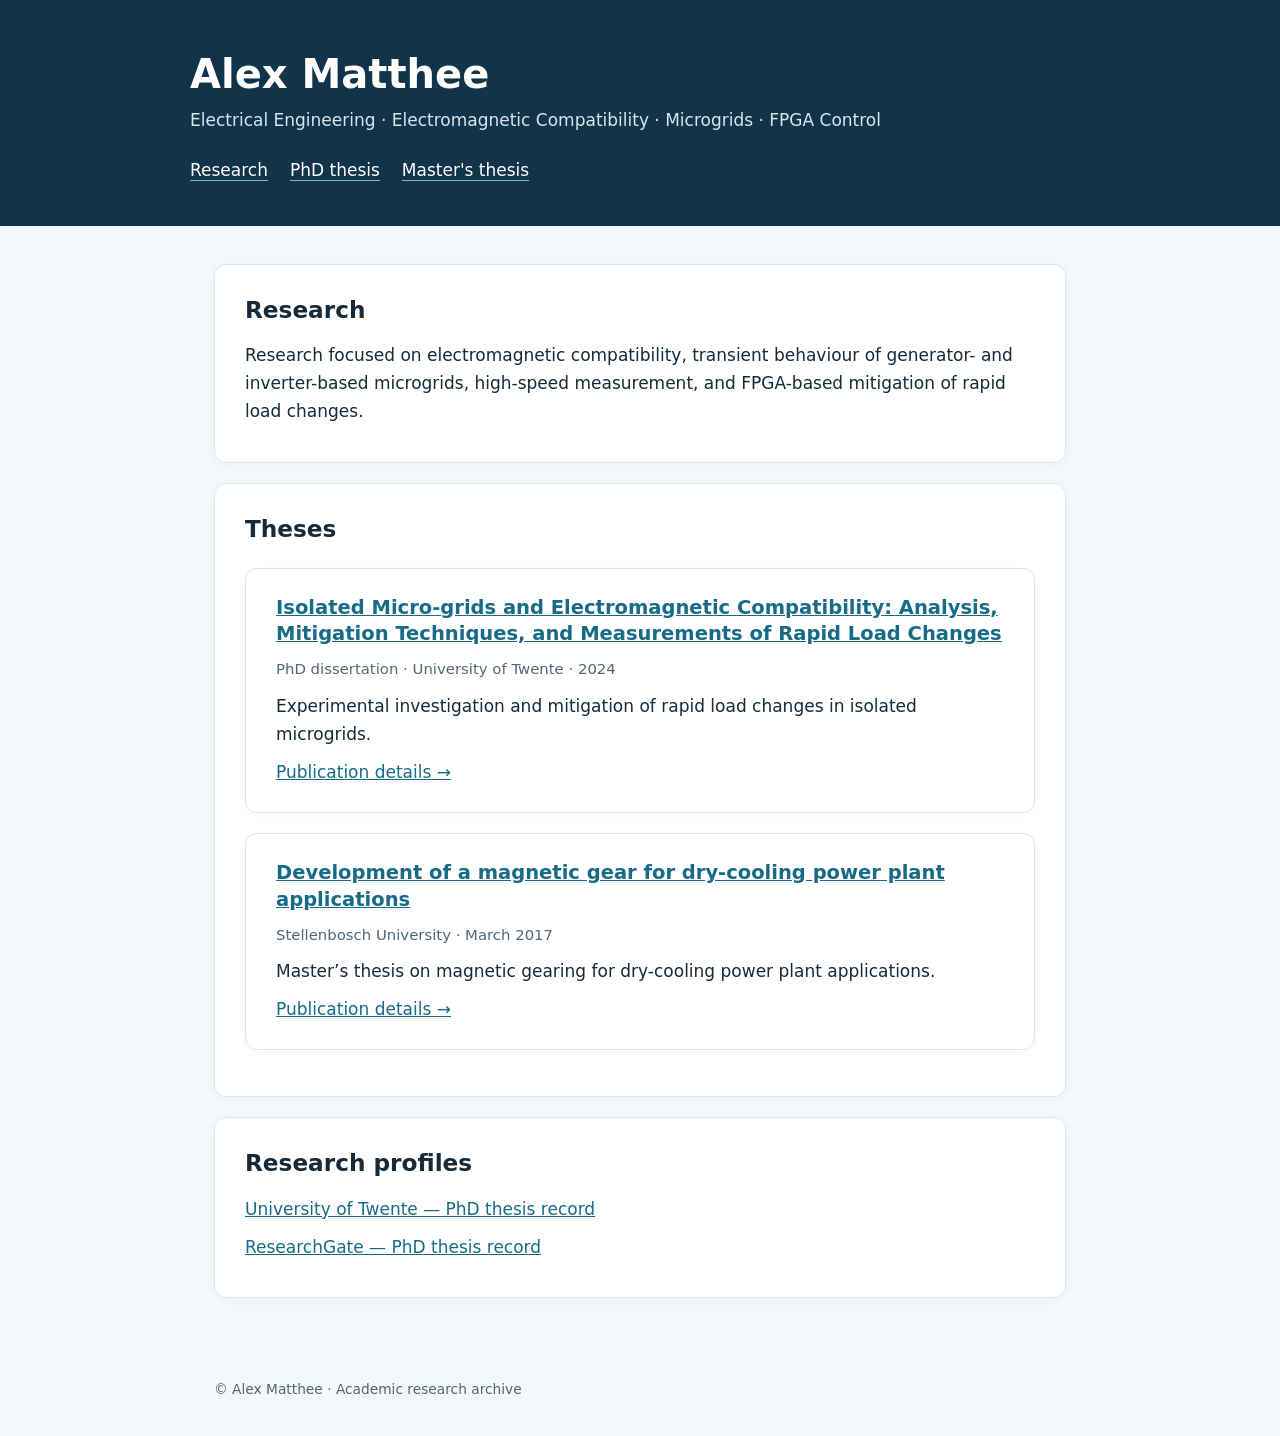
<file: index.html>
<!doctype html>
<html lang="en"><head><meta charset="utf-8"><meta name="viewport" content="width=device-width,initial-scale=1"><title>Research | Alex Matthee</title><meta name="description" content="Academic research and theses by Alex Matthee in electromagnetic compatibility, microgrids and power electronics."><link rel="stylesheet" href="assets/style.css"></head>
<body><header><div class="wrap"><h1>Alex Matthee</h1><p>Electrical Engineering · Electromagnetic Compatibility · Microgrids · FPGA Control</p><nav><a href="index.html">Research</a><a href="theses/phd.html">PhD thesis</a><a href="theses/masters.html">Master's thesis</a></nav></div></header><main>
<section><h2>Research</h2><p>Research focused on electromagnetic compatibility, transient behaviour of generator- and inverter-based microgrids, high-speed measurement, and FPGA-based mitigation of rapid load changes.</p></section>
<section><h2>Theses</h2><article class="paper"><h3><a href="theses/phd.html">Isolated Micro-grids and Electromagnetic Compatibility: Analysis, Mitigation Techniques, and Measurements of Rapid Load Changes</a></h3><p class="meta">PhD dissertation · University of Twente · 2024</p><p>Experimental investigation and mitigation of rapid load changes in isolated microgrids.</p><a href="theses/phd.html">Publication details →</a></article><article class="paper"><h3><a href="theses/masters.html">Development of a magnetic gear for dry-cooling power plant applications</a></h3><p class="meta">Stellenbosch University · March 2017</p><p>Master’s thesis on magnetic gearing for dry-cooling power plant applications.</p><a href="theses/masters.html">Publication details →</a></article></section>
<section><h2>Research profiles</h2><p><a href="https://research.utwente.nl/en/publications/isolated-micro-grids-and-electromagnetic-compatibility-analysis-m/">University of Twente — PhD thesis record</a></p><p><a href="https://www.researchgate.net/publication/413673684_Isolated_micro-grids_and_electromagnetic_compatibility_Analysis_mitigation_techniques_and_measurements_of_rapid_load_changes">ResearchGate — PhD thesis record</a></p></section>
</main><footer>© Alex Matthee · Academic research archive</footer></body></html>
</file>
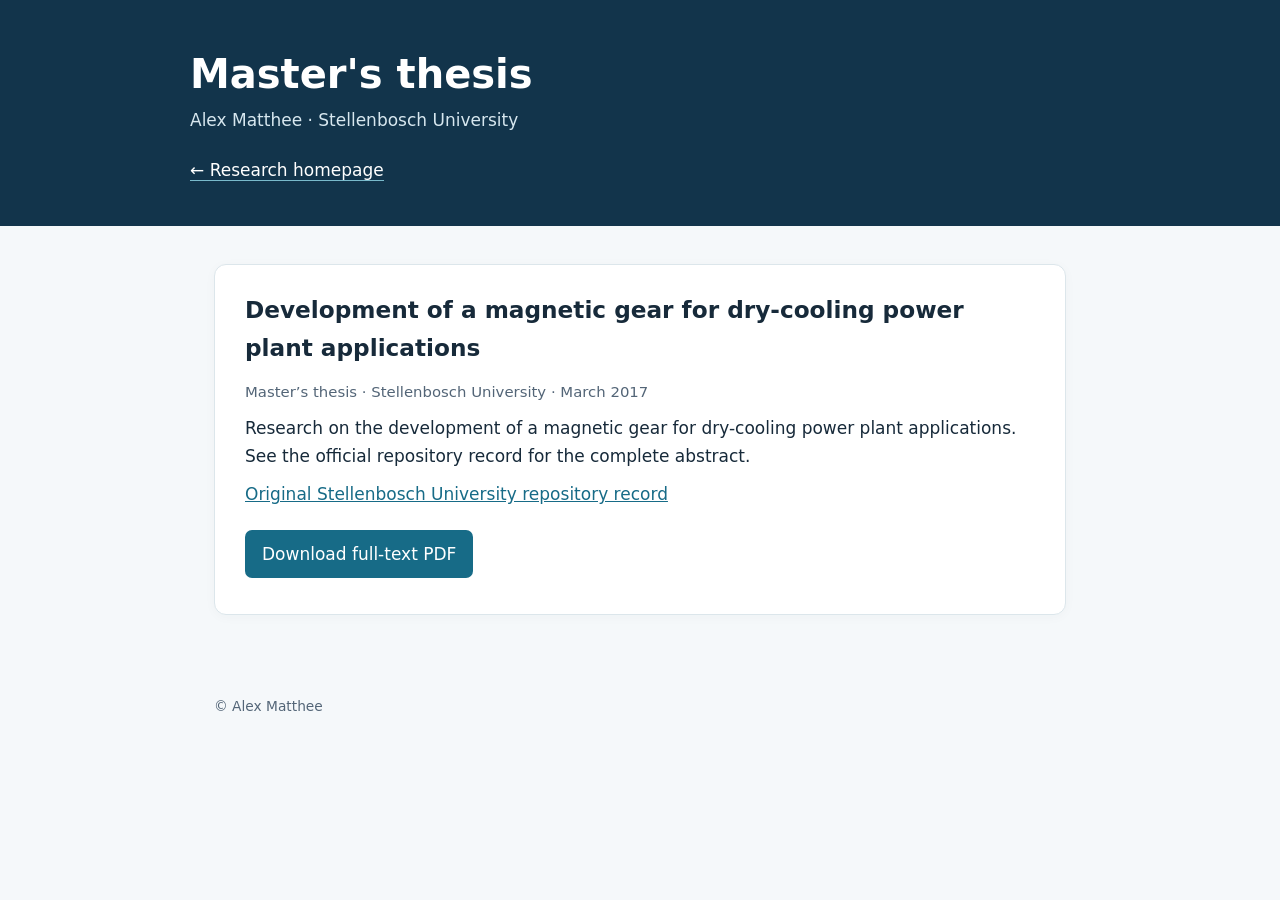
<file: theses/masters.html>
<!doctype html><html lang="en"><head><meta charset="utf-8"><meta name="viewport" content="width=device-width,initial-scale=1"><title>Development of a magnetic gear for dry-cooling power plant applications | Alexander Mathee</title>
<meta name="description" content="2017 Master’s thesis by Alexander Mathee, Stellenbosch University, on magnetic gear development for dry-cooling power plant applications.">
<meta name="citation_title" content="Development of a magnetic gear for dry-cooling power plant applications">
<meta name="citation_date" content="2017/03">

<meta name="citation_author" content="Mathee, Alexander">

<meta name="citation_dissertation_institution" content="Stellenbosch University">
<meta name="citation_pdf_url" content="https://lxmatthee.github.io/pdfs/masters.pdf">
<link rel="stylesheet" href="../assets/style.css"></head><body><header><div class="wrap"><h1>Master's thesis</h1><p>Alex Matthee · Stellenbosch University</p><nav><a href="../index.html">← Research homepage</a></nav></div></header><main><section><h2>Development of a magnetic gear for dry-cooling power plant applications</h2><p class="meta">Master’s thesis · Stellenbosch University · March 2017</p><p>Research on the development of a magnetic gear for dry-cooling power plant applications. See the official repository record for the complete abstract.</p><p><a href="https://hdl.handle.net/10019.1/100933">Original Stellenbosch University repository record</a></p><p><a class="button" href="../pdfs/masters.pdf">Download full-text PDF</a></p></section></main><footer>© Alex Matthee</footer></body></html>
</file>
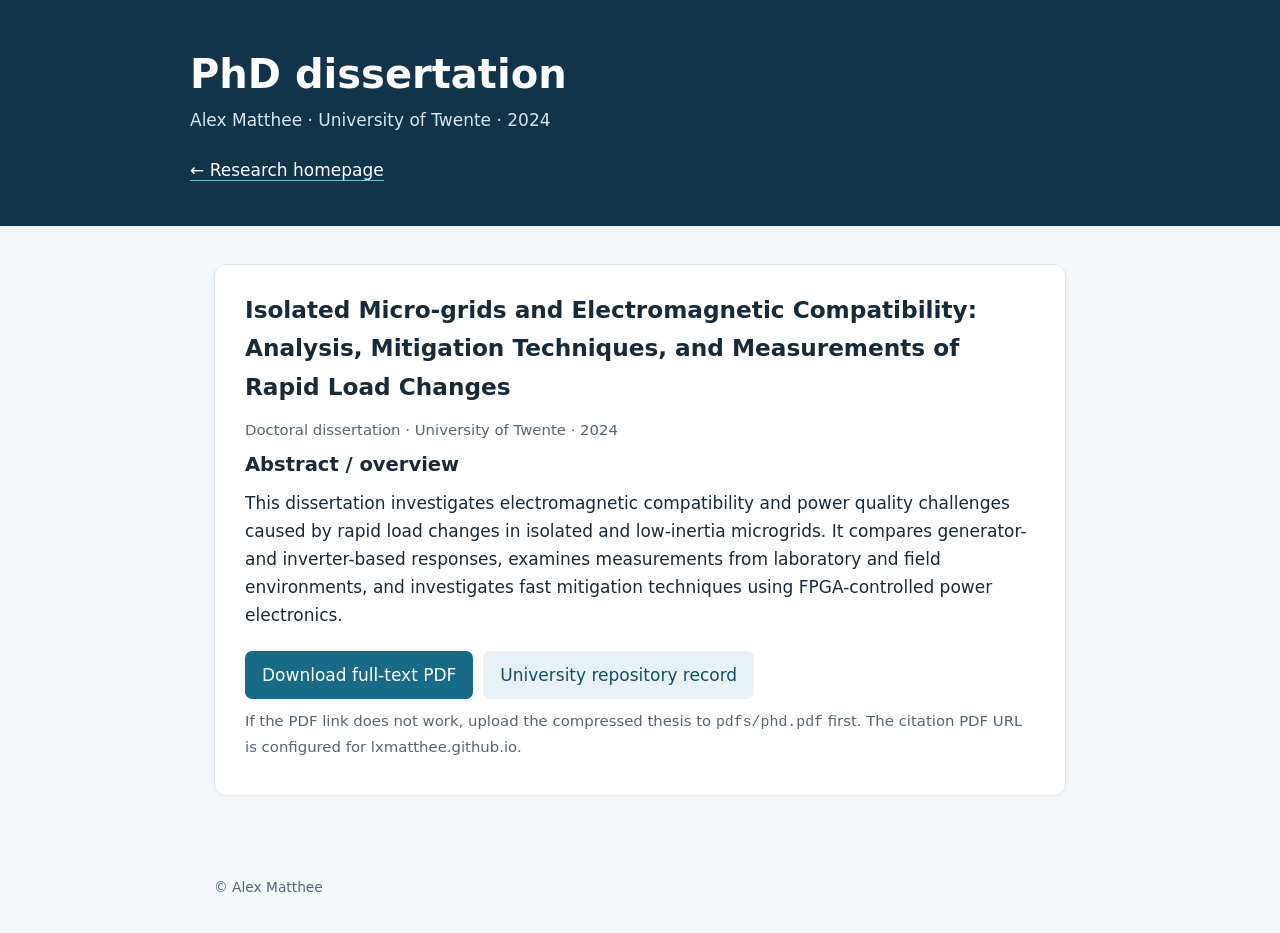
<file: theses/phd.html>
<!doctype html><html lang="en"><head><meta charset="utf-8"><meta name="viewport" content="width=device-width,initial-scale=1"><title>Isolated Micro-grids and Electromagnetic Compatibility | Alex Matthee</title><meta name="description" content="PhD thesis by Alex Matthee, University of Twente, 2024.">
<meta name="citation_title" content="Isolated Micro-grids and Electromagnetic Compatibility: Analysis, Mitigation Techniques, and Measurements of Rapid Load Changes">
<meta name="citation_author" content="Matthee, Alexander">
<meta name="citation_date" content="2024/10/03">
<meta name="citation_doi" content="10.3990/1.9789036562997">
<meta name="citation_dissertation_institution" content="University of Twente">
<meta name="citation_pdf_url" content="https://lxmatthee.github.io/pdfs/phd.pdf">
<link rel="stylesheet" href="../assets/style.css"></head><body><header><div class="wrap"><h1>PhD dissertation</h1><p>Alex Matthee · University of Twente · 2024</p><nav><a href="../index.html">← Research homepage</a></nav></div></header><main><section><h2>Isolated Micro-grids and Electromagnetic Compatibility: Analysis, Mitigation Techniques, and Measurements of Rapid Load Changes</h2><p class="meta">Doctoral dissertation · University of Twente · 2024</p><h3>Abstract / overview</h3><p>This dissertation investigates electromagnetic compatibility and power quality challenges caused by rapid load changes in isolated and low-inertia microgrids. It compares generator- and inverter-based responses, examines measurements from laboratory and field environments, and investigates fast mitigation techniques using FPGA-controlled power electronics.</p><p><a class="button" href="../pdfs/phd.pdf">Download full-text PDF</a><a class="button secondary" href="https://research.utwente.nl/en/publications/isolated-micro-grids-and-electromagnetic-compatibility-analysis-m/">University repository record</a></p><p class="meta">If the PDF link does not work, upload the compressed thesis to <code>pdfs/phd.pdf</code> first. The citation PDF URL is configured for lxmatthee.github.io.</p></section></main><footer>© Alex Matthee</footer></body></html>
</file>
<file: assets/style.css>
:root{color-scheme:light;--ink:#172a3a;--muted:#536577;--accent:#176b87;--line:#dce6eb;--bg:#f5f8fa}*{box-sizing:border-box}body{margin:0;background:var(--bg);font:17px/1.65 system-ui,-apple-system,Segoe UI,sans-serif;color:var(--ink)}header{background:#12344b;color:white;padding:50px 24px 42px}header .wrap{max-width:900px;margin:auto}header h1{font-size:2.5rem;line-height:1.2;margin:0 0 8px}header p{margin:0;color:#d7e7ef}nav{margin-top:22px}nav a{color:white;margin-right:22px;text-decoration:none;border-bottom:1px solid #79bacb}main{max-width:900px;margin:38px auto 80px;padding:0 24px}section,.paper{background:white;border:1px solid var(--line);border-radius:12px;padding:26px 30px;margin:20px 0;box-shadow:0 2px 12px #15344b08}h2{margin:0 0 12px;font-size:1.45rem}h3{margin:0 0 8px;font-size:1.22rem;line-height:1.35}p{margin:10px 0}a{color:var(--accent)}.meta{color:var(--muted);font-size:.93rem}.button{display:inline-block;background:var(--accent);color:white;text-decoration:none;border-radius:7px;padding:10px 17px;margin:12px 10px 0 0}.button.secondary{background:#e8f2f6;color:#124f67}footer{max-width:900px;margin:auto;padding:0 24px 35px;color:var(--muted);font-size:.86rem}@media(max-width:600px){header h1{font-size:2rem}section,.paper{padding:22px}}
</file>
